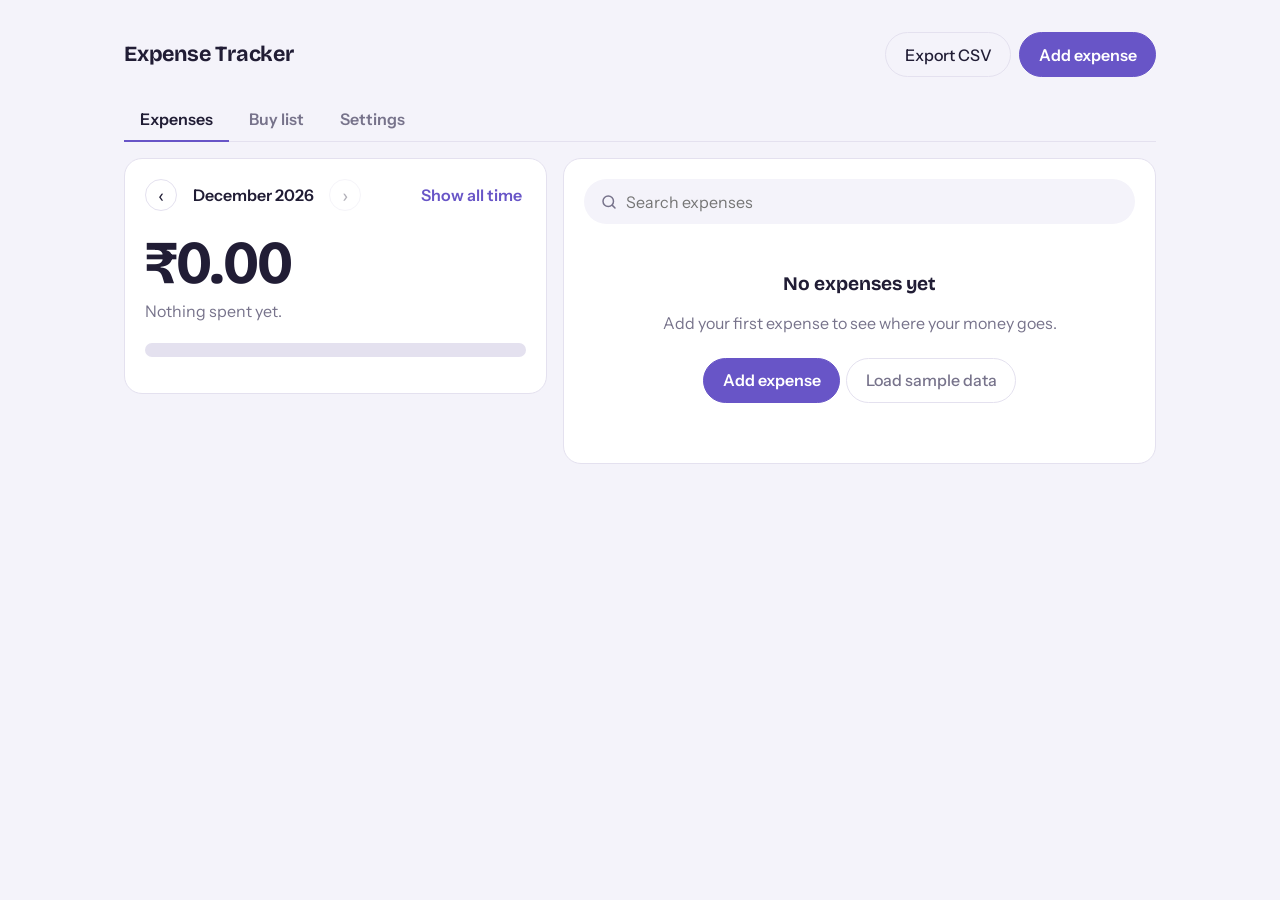
<file: index.html>
<!DOCTYPE html>
<html lang="en">
<head>
  <meta charset="UTF-8">
  <meta name="viewport" content="width=device-width, initial-scale=1">
  <title>Expense Tracker</title>
  <link rel="preconnect" href="https://fonts.googleapis.com">
  <link rel="preconnect" href="https://fonts.gstatic.com" crossorigin>
  <link href="https://fonts.googleapis.com/css2?family=Bricolage+Grotesque:opsz,wght@12..96,500;12..96,700&family=Instrument+Sans:wght@400;500;600&display=swap" rel="stylesheet">
  <link rel="stylesheet" href="style.css">
</head>
<body>
  <div class="app">
    <header class="top">
      <h1>Expense Tracker</h1>
      <div class="actions">
        <button class="btn ghost" id="exportBtn" type="button">Export CSV</button>
        <button class="btn solid desk" id="openAdd" type="button">Add expense</button>
      </div>
    </header>

    <nav class="tabs" role="tablist" aria-label="Sections">
      <button class="tab" id="tabExp" role="tab" aria-selected="true" aria-controls="expView" type="button">Expenses</button>
      <button class="tab" id="tabBuy" role="tab" aria-selected="false" aria-controls="buyView" type="button">Buy list <span class="badge" id="buyCount" hidden></span></button>
      <button class="tab" id="tabSettings" role="tab" aria-selected="false" aria-controls="settingsView" type="button">Settings</button>
    </nav>

    <main class="grid" id="expView">
      <section class="summary" aria-label="Spending summary">
        <div class="period">
          <button class="icon" id="prev" type="button" aria-label="Previous month">‹</button>
          <strong id="periodLabel"></strong>
          <button class="icon" id="next" type="button" aria-label="Next month">›</button>
          <button class="link" id="allToggle" type="button"></button>
        </div>
        <p class="total" id="total" aria-live="polite"></p>
        <p class="note" id="note"></p>
        <section class="budget-card" id="budgetCard" hidden aria-label="Monthly budget progress">
          <div class="budget-heading"><strong>Monthly budget</strong><span id="budgetLabel"></span></div>
          <div class="budget-track"><div id="budgetProgress"></div></div>
          <p class="budget-note" id="budgetNote"></p>
        </section>
        <div class="split" id="split" role="img" aria-label="Spending by category"></div>
        <ul class="legend" id="legend"></ul>
      </section>

      <section class="ledger" aria-label="Expenses">
        <div class="tools">
          <label class="search">
            <svg width="18" height="18" viewBox="0 0 24 24" fill="none" stroke="currentColor" stroke-width="2" stroke-linecap="round"><circle cx="11" cy="11" r="7"/><path d="m20 20-3.5-3.5"/></svg>
            <input id="search" type="search" placeholder="Search expenses" aria-label="Search expenses">
          </label>
          <button class="pill" id="clearCat" type="button" hidden></button>
        </div>
        <div id="list"></div>
      </section>
    </main>

    <main class="grid" id="buyView" hidden>
      <section class="summary" aria-label="Buy list summary">
        <h2 class="sub">Planned spending</h2>
        <p class="total" id="buyTotal" aria-live="polite"></p>
        <p class="note" id="buyNote"></p>
      </section>

      <section class="ledger" aria-label="Buy list">
        <div id="buyList"></div>
      </section>
    </main>

    <main class="settings-view" id="settingsView" hidden>
      <section class="settings-intro">
        <p class="eyebrow">PERSONALIZE YOUR TRACKER</p>
        <h2>Settings</h2>
        <p>Choose how the app looks and how new expenses are recorded.</p>
      </section>
      <section class="settings-grid" aria-label="App settings">
        <label class="setting-card"><span class="setting-title">Appearance</span><span class="setting-help">Use light or dark colors, or follow your device.</span>
          <select id="themeSetting"><option value="system">Use device setting</option><option value="light">Light</option><option value="dark">Dark</option></select>
        </label>
        <label class="setting-card"><span class="setting-title">Currency</span><span class="setting-help">Changes how amounts are displayed.</span>
          <select id="currencySetting"><option value="INR">Indian Rupee (₹)</option><option value="USD">US Dollar ($)</option><option value="EUR">Euro (€)</option><option value="GBP">British Pound (£)</option></select>
        </label>
        <label class="setting-card"><span class="setting-title">Default payment method</span><span class="setting-help">Preselected when you add an expense.</span>
          <select id="paymentSetting"><option>UPI</option><option>Cash</option><option>Debit Card</option><option>Credit Card</option><option>Bank Transfer</option><option>Other</option></select>
        </label>
        <label class="setting-card"><span class="setting-title">Monthly spending budget</span><span class="setting-help">Optional target shown on the monthly summary. Set to 0 to hide.</span>
          <input id="budgetSetting" type="number" min="0" step="0.01" inputmode="decimal" placeholder="0.00">
        </label>
      </section>
      <section class="settings-tools">
        <div><h3>Data backup</h3><p>Download your expenses, buy list, and settings as a JSON file.</p></div>
        <button class="btn solid" id="backupBtn" type="button">Download backup</button>
      </section>
      <p class="settings-saved" id="settingsSaved" role="status"></p>
    </main>
  </div>

  <button class="fab" id="fab" type="button" aria-label="Add expense">+</button>

  <dialog id="dlg" aria-labelledby="dlgTitle">
    <form id="form" novalidate>
      <h2 id="dlgTitle">Add expense</h2>
      <label>What was it for?
        <input id="title" type="text" placeholder="Lunch with friends" autocomplete="off">
      </label>
      <div class="row">
        <label>Amount
          <input id="amount" type="number" min="0.01" step="0.01" inputmode="decimal" placeholder="0.00">
        </label>
        <label>Date
          <input id="date" type="date">
        </label>
      </div>
      <fieldset><legend>Category</legend><div class="cats" id="cats"></div></fieldset>
      <label>Payment method
        <select id="paymentMethod">
          <option>UPI</option><option>Cash</option><option>Debit Card</option><option>Credit Card</option><option>Bank Transfer</option><option>Other</option>
        </select>
      </label>
      <label>Tags <span class="hint">(comma-separated, optional)</span>
        <input id="tags" type="text" placeholder="college, shared, trip" autocomplete="off">
      </label>
      <p class="error" id="err" role="alert"></p>
      <div class="foot">
        <button class="btn ghost" id="cancel" type="button">Cancel</button>
        <button class="btn solid" type="submit">Save expense</button>
      </div>
    </form>
  </dialog>

  <dialog id="buyDlg" aria-labelledby="buyDlgTitle">
    <form id="buyForm" novalidate>
      <h2 id="buyDlgTitle">Add to buy list</h2>
      <label>What do you want to buy?
        <input id="buyName" type="text" placeholder="Laptop bag" autocomplete="off">
      </label>
      <label>Estimated cost
        <input id="buyPrice" type="number" min="0.01" step="0.01" inputmode="decimal" placeholder="0.00">
      </label>
      <fieldset><legend>Priority</legend><div class="cats" id="buyPri"></div></fieldset>
      <fieldset><legend>Category</legend><div class="cats" id="buyCats"></div></fieldset>
      <p class="error" id="buyErr" role="alert"></p>
      <div class="foot">
        <button class="btn ghost" id="buyCancel" type="button">Cancel</button>
        <button class="btn solid" type="submit">Save item</button>
      </div>
    </form>
  </dialog>

  <div class="toast" id="toast" role="status"></div>
  <script src="app.js"></script>
</body>
</html>
</file>
<file: style.css>
:root{
  color-scheme:light;
  --bg:#f4f3fa;--surface:#fff;--ink:#211d35;--muted:#77738b;--line:#e4e1ef;
  --brand:#6855c7;--on-brand:#fff;--danger:#b42318;--r:18px;
  --display:"Bricolage Grotesque",system-ui,sans-serif;
  --body:"Instrument Sans",system-ui,-apple-system,"Segoe UI",sans-serif;
}
:root[data-theme="dark"]{color-scheme:dark;--bg:#151321;--surface:#211e30;--ink:#f2efff;--muted:#aaa4c1;--line:#373249;--brand:#a99af5;--on-brand:#211a48;--danger:#ff8178}
@media (prefers-color-scheme:dark){:root[data-theme="system"]{color-scheme:dark;--bg:#151321;--surface:#211e30;--ink:#f2efff;--muted:#aaa4c1;--line:#373249;--brand:#a99af5;--on-brand:#211a48;--danger:#ff8178}}
*{box-sizing:border-box}
body{margin:0;background:var(--bg);color:var(--ink);font:400 1rem/1.5 var(--body)}
button,input{font:inherit;color:inherit}
:focus-visible{outline:2px solid var(--brand);outline-offset:2px}
.app{max-width:1080px;margin:0 auto;padding:1.25rem 1rem 6rem}
.top{display:flex;align-items:center;justify-content:space-between;gap:1rem;margin-bottom:1.25rem}
h1{font:700 1.35rem/1.2 var(--display);margin:0;letter-spacing:-.01em}
.actions{display:flex;gap:.5rem}
.btn{border-radius:999px;padding:.6rem 1.15rem;border:1px solid var(--line);background:transparent;cursor:pointer;font-weight:500;transition:background .15s}
.btn.ghost:hover{background:var(--surface)}
.btn.solid{background:var(--brand);color:var(--on-brand);border-color:var(--brand);font-weight:600}
.btn.solid:hover{filter:brightness(1.08)}
.desk{display:none}

.tabs{display:flex;gap:.25rem;margin-bottom:1rem;border-bottom:1px solid var(--line)}
.tab{background:none;border:0;border-bottom:2px solid transparent;padding:.6rem 1rem;margin-bottom:-1px;font-weight:600;color:var(--muted);cursor:pointer}
.tab[aria-selected=true]{color:var(--ink);border-bottom-color:var(--brand)}
.badge{display:inline-block;min-width:1.4rem;padding:0 .4rem;margin-left:.25rem;border-radius:999px;background:var(--brand);color:var(--on-brand);font-size:.75rem;text-align:center}
.sub{font:600 1rem var(--body);margin:0;color:var(--muted)}
[hidden]{display:none!important}
.settings-view{display:grid;gap:1rem}
.settings-intro,.setting-card,.settings-tools{background:var(--surface);border:1px solid var(--line);border-radius:var(--r);padding:1.25rem}
.settings-intro h2{font:700 1.8rem/1.1 var(--display);margin:.2rem 0 .45rem}
.settings-intro p:last-child,.settings-tools p{color:var(--muted);margin:.2rem 0 0}
.eyebrow{font-size:.72rem;letter-spacing:.12em;font-weight:700;color:var(--brand);margin:0}
.settings-grid{display:grid;gap:.75rem}
.setting-card{display:flex;flex-direction:column;gap:.25rem}
.setting-title{font-weight:600}
.setting-help{font-size:.86rem;color:var(--muted);margin-bottom:.4rem}
.setting-card select,.setting-card input{width:100%;padding:.7rem .8rem;background:var(--bg);border:1px solid var(--line);border-radius:10px;color:var(--ink)}
.settings-tools{display:flex;justify-content:space-between;align-items:center;gap:1rem;flex-wrap:wrap}
.settings-tools h3{font:600 1rem var(--body);margin:0}
.settings-saved{min-height:1.4em;color:var(--brand);margin:0;font-size:.9rem}
.budget-card{padding:1rem;border-radius:14px;background:var(--bg);margin:1rem 0}
.budget-heading{display:flex;justify-content:space-between;gap:.75rem;font-size:.9rem}
.budget-heading span,.budget-note{color:var(--muted)}
.budget-track{height:8px;border-radius:99px;background:var(--line);overflow:hidden;margin:.65rem 0 .35rem}
.budget-track div{height:100%;width:0;background:var(--brand);border-radius:inherit;transition:width .2s}
.budget-track div.over{background:var(--danger)}
.budget-note{font-size:.82rem;margin:0}
.grid{display:grid;gap:1rem}
.summary,.ledger{background:var(--surface);border-radius:var(--r);padding:1.25rem;border:1px solid var(--line)}
.period{display:flex;align-items:center;gap:.5rem}
.period strong{min-width:8.5rem;text-align:center;font-weight:600}
.icon{width:2rem;height:2rem;border-radius:50%;border:1px solid var(--line);background:none;cursor:pointer;font-size:1.2rem;line-height:1}
.icon:disabled{opacity:.35;cursor:default}
.link{margin-left:auto;background:none;border:0;color:var(--brand);font-weight:600;cursor:pointer;padding:.25rem}
.total{font:700 clamp(2.6rem,9vw,3.8rem)/1.05 var(--display);letter-spacing:-.03em;margin:1.25rem 0 .25rem;font-variant-numeric:tabular-nums}
.note{margin:0 0 1.25rem;color:var(--muted)}
.split{display:flex;height:14px;border-radius:999px;overflow:hidden;background:var(--line);gap:2px}
.split button{border:0;padding:0;cursor:pointer;height:100%;transition:flex-grow .6s cubic-bezier(.2,.8,.2,1)}
.legend{list-style:none;margin:1rem 0 0;padding:0}
.legend button{display:grid;grid-template-columns:auto 1fr auto auto;gap:.6rem;align-items:center;width:100%;padding:.55rem .5rem;border:0;border-radius:10px;background:none;cursor:pointer;text-align:left}
.legend button:hover,.legend button[aria-pressed=true]{background:var(--bg)}
.dot{width:10px;height:10px;border-radius:50%;display:inline-block}
.pct{color:var(--muted);font-size:.85rem;min-width:2.5rem;text-align:right}
.amt{font-weight:600;font-variant-numeric:tabular-nums}

.tools{display:flex;gap:.5rem;align-items:center;flex-wrap:wrap;margin-bottom:.5rem}
.search{flex:1;min-width:180px;display:flex;align-items:center;gap:.5rem;background:var(--bg);border-radius:999px;padding:0 1rem;color:var(--muted)}
.search input{flex:1;border:0;background:none;padding:.65rem 0;outline:none;color:var(--ink)}
.search:focus-within{outline:2px solid var(--brand)}
.pill{border:0;border-radius:999px;padding:.45rem .9rem;background:var(--brand);color:var(--on-brand);font-weight:600;cursor:pointer}
.day{margin:1.25rem 0 .25rem;font-weight:600;color:var(--muted);font-size:.9rem;display:flex;justify-content:space-between}
.item{display:grid;grid-template-columns:auto 1fr auto auto;gap:.75rem;align-items:center;padding:.7rem 0;border-bottom:1px solid var(--line)}
.item:last-child{border-bottom:0}
.item .t{font-weight:500;overflow-wrap:anywhere}
.item .c{display:block;color:var(--muted);font-size:.85rem}
.check{width:2rem;height:2rem;border-radius:50%;border:1.5px solid var(--line);background:none;color:transparent;cursor:pointer;font-size:1rem;line-height:1;display:grid;place-items:center}
.check:hover{border-color:var(--brand);background:var(--brand);color:var(--on-brand)}
.tag{font-weight:600}
.tag[data-p=High]{color:var(--danger)}
.tag[data-p=Medium]{color:#b7791f}
:root[data-theme="dark"] .tag[data-p=Medium]{color:#f0b429}
@media (prefers-color-scheme:dark){:root[data-theme="system"] .tag[data-p=Medium]{color:#f0b429}}
.del{width:2rem;height:2rem;border:0;border-radius:50%;background:none;color:var(--muted);cursor:pointer;display:grid;place-items:center}
.del:hover{background:var(--bg);color:var(--danger)}
.empty{text-align:center;padding:2.5rem 1rem;color:var(--muted)}
.empty h3{font:700 1.2rem var(--display);color:var(--ink);margin:0 0 .35rem}
.empty .btn{margin:.4rem .2rem 0}

.fab{position:fixed;right:1rem;bottom:calc(1rem + env(safe-area-inset-bottom,0px));width:3.6rem;height:3.6rem;border-radius:50%;border:0;background:var(--brand);color:var(--on-brand);font-size:2rem;line-height:1;cursor:pointer;box-shadow:0 8px 24px rgba(14,124,102,.4)}

dialog{border:0;padding:0;border-radius:20px 20px 0 0;background:var(--surface);color:var(--ink);width:100%;max-width:480px;margin:auto auto 0}
dialog::backdrop{background:rgba(10,20,18,.5)}
dialog[open]{animation:up .25s ease-out}
@keyframes up{from{transform:translateY(24px);opacity:0}}
form{padding:1.5rem 1.25rem calc(1.25rem + env(safe-area-inset-bottom,0px))}
form h2{font:700 1.35rem var(--display);margin:0 0 1rem}
form label,legend{display:block;font-weight:500;font-size:.9rem;margin-bottom:.9rem}
form input[type=text],form input[type=number],form input[type=date],form select{display:block;width:100%;margin-top:.3rem;padding:.7rem .8rem;background:var(--bg);border:1px solid transparent;border-radius:10px;color:var(--ink)}
.hint{font-weight:400;color:var(--muted)}
form input:focus{border-color:var(--brand);outline:none}
.row{display:grid;grid-template-columns:1fr 1fr;gap:.75rem}
fieldset{border:0;padding:0;margin:0}
legend{padding:0;margin-bottom:.5rem}
.cats{display:flex;flex-wrap:wrap;gap:.4rem}
.cats label{margin:0;font-weight:500}
.cats input{position:absolute;opacity:0}
.cats span{display:flex;align-items:center;gap:.4rem;padding:.4rem .8rem;border:1px solid var(--line);border-radius:999px;cursor:pointer}
.cats input:checked+span{border-color:var(--brand);background:var(--bg);font-weight:600}
.cats input:focus-visible+span{outline:2px solid var(--brand)}
.error{color:var(--danger);min-height:1.3em;margin:.75rem 0 0;font-size:.9rem}
.foot{display:flex;justify-content:flex-end;gap:.5rem;margin-top:.5rem}

.toast{position:fixed;left:50%;bottom:5.5rem;transform:translate(-50%,20px);background:var(--ink);color:var(--bg);padding:.7rem 1.1rem;border-radius:999px;opacity:0;pointer-events:none;transition:.25s;display:flex;gap:.9rem;align-items:center;max-width:92vw;z-index:10}
.toast.show{opacity:1;transform:translate(-50%,0);pointer-events:auto}
.toast button{background:none;border:0;font-weight:600;color:var(--brand);cursor:pointer}

@media (min-width:640px){
  .app{padding:2rem 1.5rem 3rem}
  dialog{border-radius:20px;margin:auto}
  .toast{bottom:2rem}
}
@media (min-width:700px){.settings-grid{grid-template-columns:repeat(2,minmax(0,1fr))}}
@media (min-width:900px){
  .grid{grid-template-columns:5fr 7fr;align-items:start}
  .summary{position:sticky;top:1.25rem}
  .desk{display:inline-block}
  .fab{display:none}
  .toast{bottom:2rem}
}
@media (prefers-reduced-motion:reduce){*,dialog[open]{animation:none!important;transition:none!important}}
</file>
